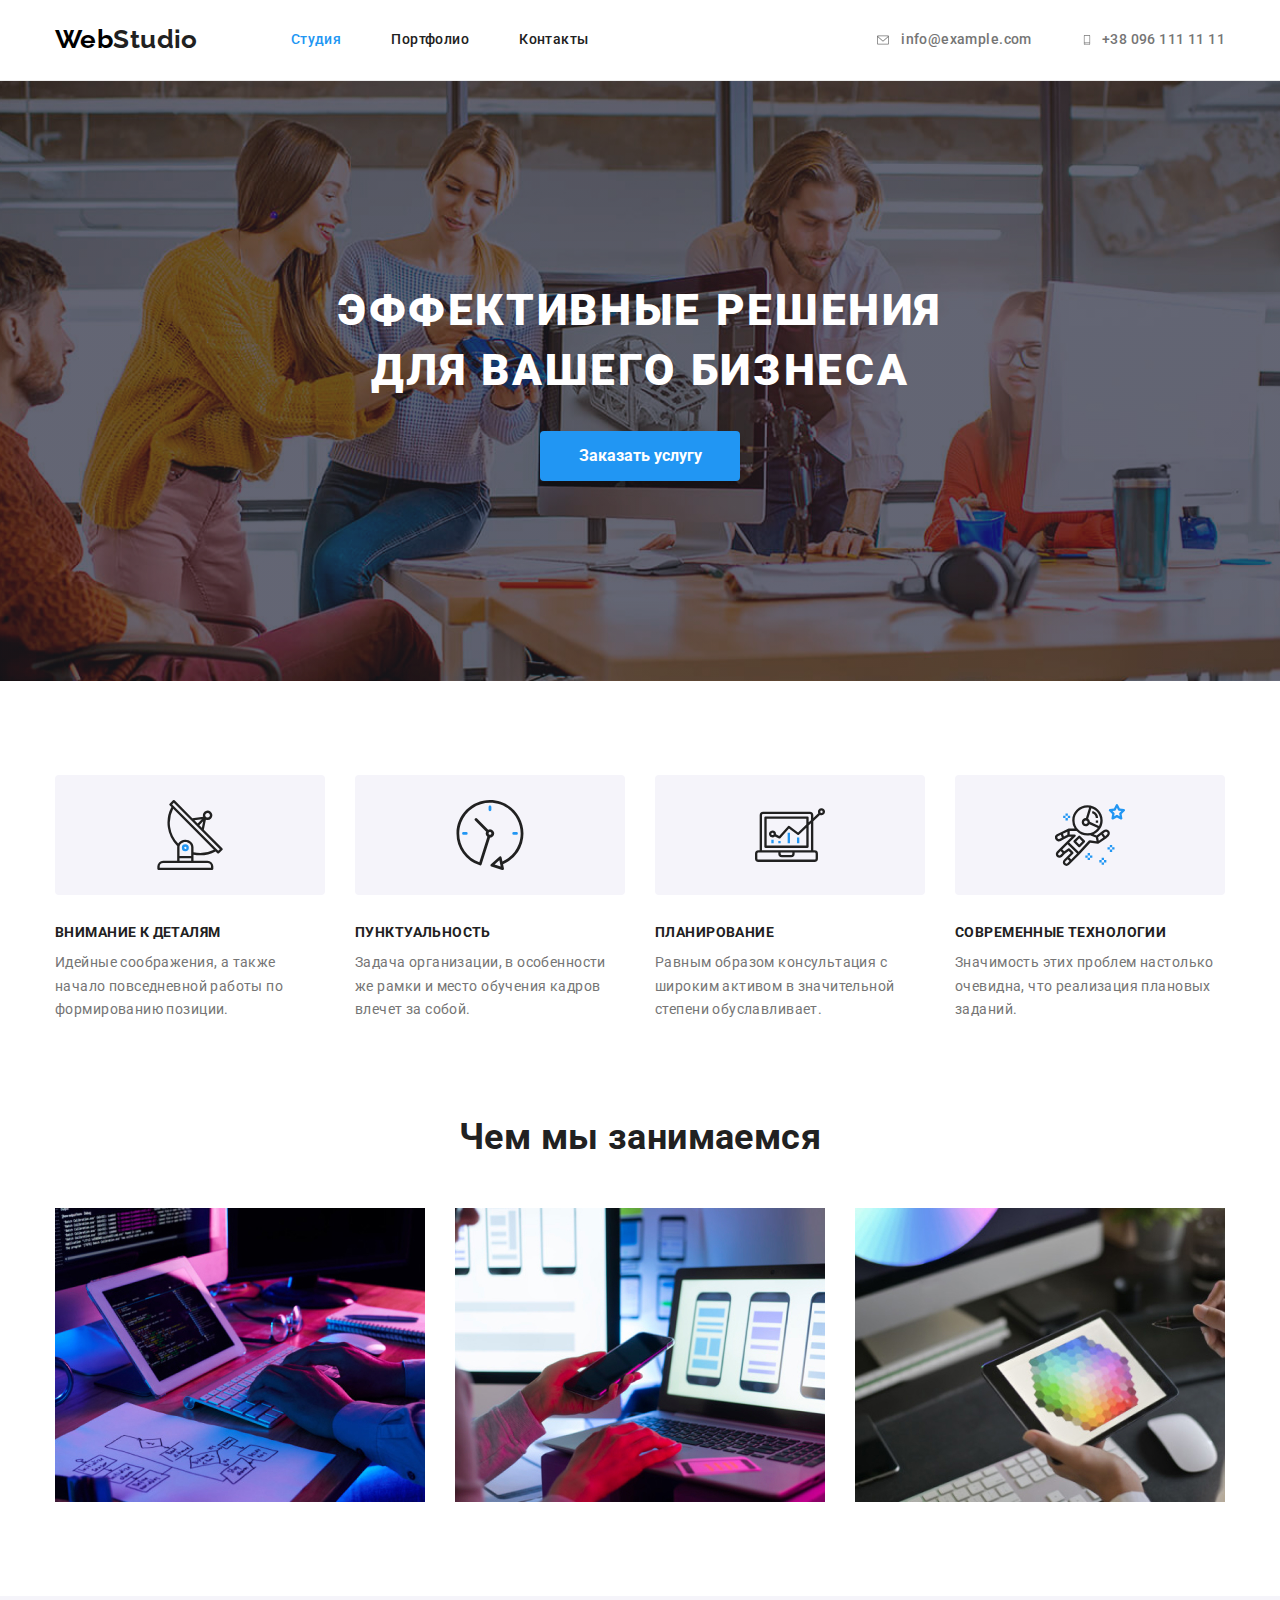
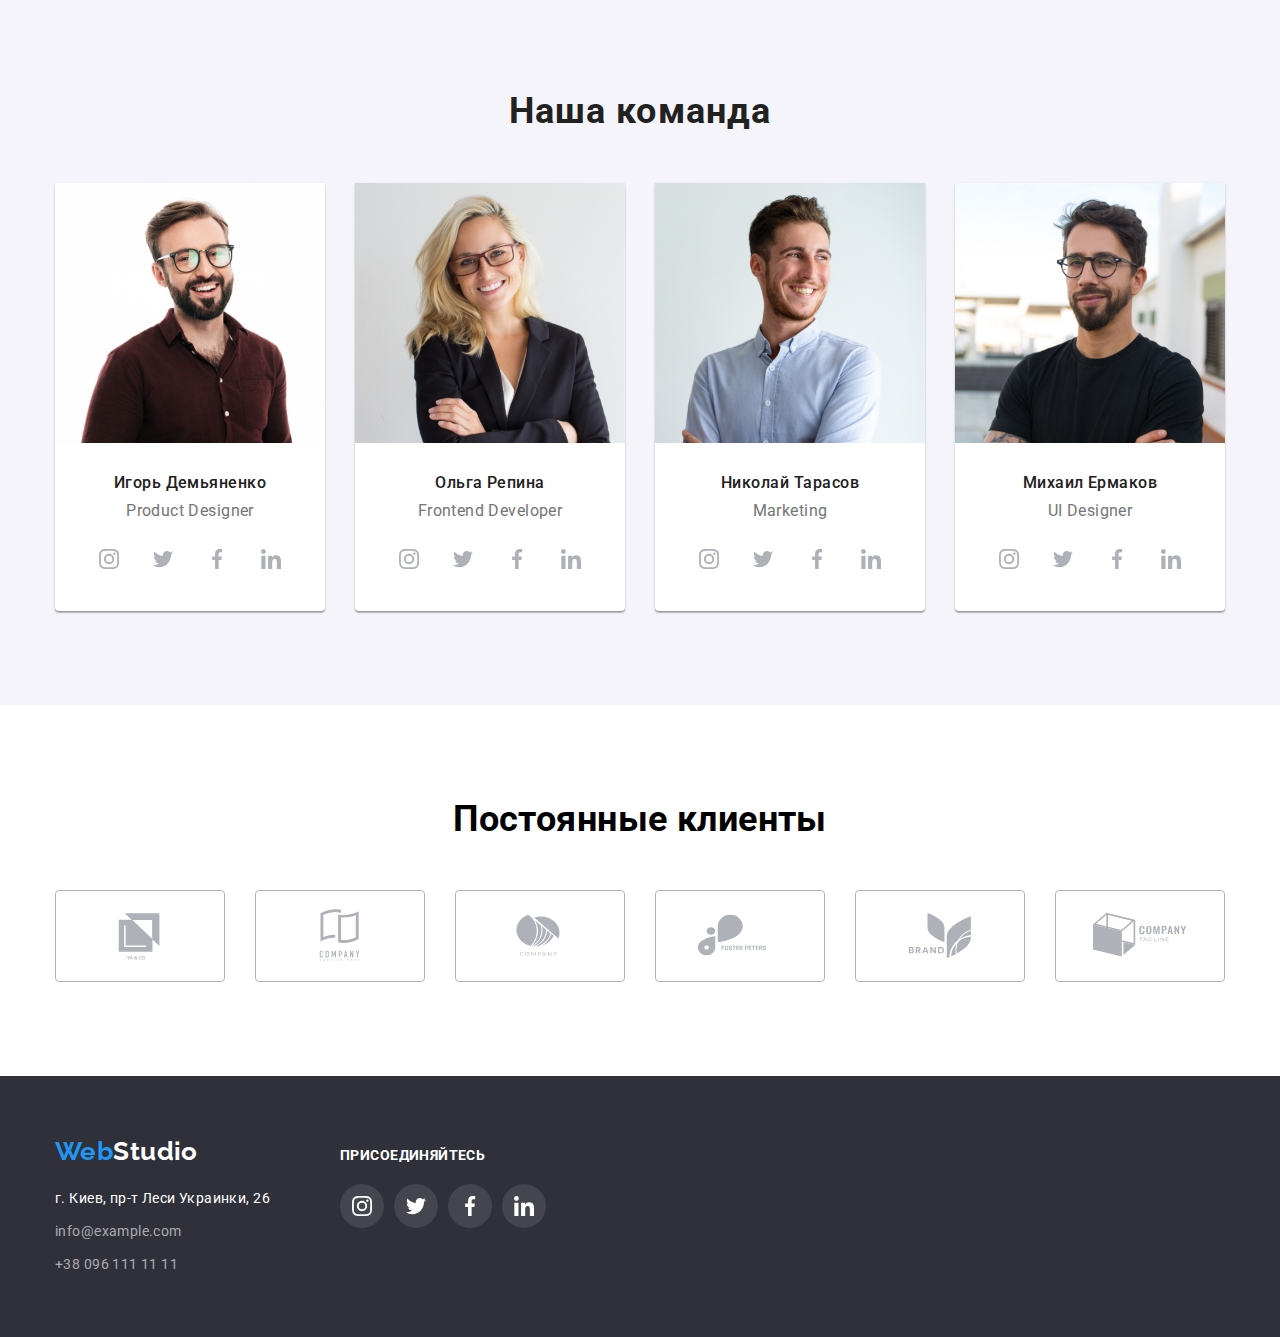
<file: index.html>
<!DOCTYPE html>
<html lang="ru">
  <head>
    <meta charset="UTF-8" />
    <meta http-equiv="X-UA-Compatible" content="IE=edge" />
    <meta name="viewport" content="width=device-width, initial-scale=1.0" />
    <!-- Favicon start -->
    <link rel="apple-touch-icon" sizes="57x57" href="./images/webstudio.png" />
    <link rel="apple-touch-icon" sizes="60x60" href="./images/webstudio.png" />
    <link rel="apple-touch-icon" sizes="72x72" href="./images/webstudio.png" />
    <link rel="apple-touch-icon" sizes="76x76" href="./images/webstudio.png" />
    <link rel="apple-touch-icon" sizes="114x114" href="./images/webstudio.png" />
    <link rel="apple-touch-icon" sizes="120x120" href="./images/webstudio.png" />
    <link rel="apple-touch-icon" sizes="144x144" href="./images/webstudio.png" />
    <link rel="apple-touch-icon" sizes="152x152" href="./images/webstudio.png" />
    <link rel="apple-touch-icon" sizes="180x180" href="./images/webstudio.png" />
    <link rel="icon" type="image/png" sizes="192x192" href="./images/webstudio.png" />
    <link rel="icon" type="image/png" sizes="32x32" href="./images/webstudio.png" />
    <link rel="icon" type="image/png" sizes="96x96" href="./images/webstudio.png" />
    <link rel="icon" type="image/png" sizes="16x16" href="./images/webstudio.png" />
    <link rel="manifest" href="/manifest.json" />
    <meta name="msapplication-TileColor" content="#ffffff" />
    <meta name="msapplication-TileImage" content="/ms-icon-144x144.png" />
    <meta name="theme-color" content="#ffffff" />
    <!-- Favicon end -->

    <link rel="preconnect" href="https://fonts.googleapis.com" />
    <link rel="preconnect" href="https://fonts.gstatic.com" crossorigin />

    <link
      rel="stylesheet"
      href="https://fonts.googleapis.com/css2?family=Raleway:wght@700&family=Roboto:wght@400;500;700;900&display=swap"
    />

    <link
      rel="stylesheet"
      href="https://cdnjs.cloudflare.com/ajax/libs/modern-normalize/1.1.0/modern-normalize.min.css"
      crossorigin="anonymous"
      referrerpolicy="no-referrer"
    />

    <link rel="stylesheet" href="./css/styles.css" />

    <title>WebStudio</title>
  </head>

  <body>
    <!-- Шапка сайта -->
    <header class="header">
      <div class="container main-container">
        <nav class="header-nav">
          <a href="./index.html" class="logo-link"> Web<span class="logo-accent">Studio</span> </a>
          <ul class="nav-list">
            <li class="nav-item-studio">
              <a href="./index.html" class="nav-link-studio"> Студия </a>
            </li>
            <li class="nav-item-portfolio">
              <a href="./portfolio.html" class="nav-link"> Портфолио </a>
            </li>
            <li class="nav-item-contacts">
              <a href="./index.html" class="nav-link"> Контакты </a>
            </li>
          </ul>
        </nav>

        <ul class="contacts-list">
          <li class="contacts-item-mail">
            <div class="icon-mail">
              <a href="mailto:info@example.com" class="contacts-link-mail">
                <svg width="16" height="12" class="svg-icon-mail">
                  <use href="./images/icons.svg#icon-mail"></use>
                </svg>
                info@example.com
              </a>
            </div>
          </li>
          <li class="contacts-item-tel">
            <div class="icon-tel">
              <a href="tel:+380961111111" class="contacts-link-tel">
                <svg width="10" height="16" class="svg-smartphone">
                  <use href="./images/icons.svg#icon-smartphone"></use>
                </svg>
                +38 096 111 11 11
              </a>
            </div>
          </li>
        </ul>
      </div>
    </header>

    <main>
      <!--Hero-->
      <section class="hero">
        <div class="container">
          <h1 class="title">Эффективные решения для вашего бизнеса</h1>
          <button type="button" class="hero-button">Заказать услугу</button>
        </div>
      </section>

      <!--Особенности-->
      <section class="benefits">
        <div class="container">
          <h2 class="visually-hidden">Особенности</h2>
          <ul class="benefits-list">
            <li class="benefits-item">
              <div class="icon-antenna">
                <svg width="70" height="70">
                  <use href="./images/icons.svg#icon-antenna"></use>
                </svg>
              </div>
              <h3 class="benefits-subtitle">Внимание к деталям</h3>
              <p class="benefits-text">
                Идейные соображения, а также начало повседневной работы по формированию позиции.
              </p>
            </li>
            <li class="benefits-item">
              <div class="icon-clock">
                <svg width="70" height="70">
                  <use href="./images/icons.svg#icon-clock"></use>
                </svg>
              </div>
              <h3 class="benefits-subtitle">Пунктуальность</h3>
              <p class="benefits-text">
                Задача организации, в особенности же рамки и место обучения кадров влечет за собой.
              </p>
            </li>
            <li class="benefits-item">
              <div class="icon-diagram">
                <svg width="70" height="70">
                  <use href="./images/icons.svg#icon-diagram"></use>
                </svg>
              </div>
              <h3 class="benefits-subtitle">Планирование</h3>
              <p class="benefits-text">
                Равным образом консультация с широким активом в значительной степени обуславливает.
              </p>
            </li>

            <li class="benefits-item">
              <div class="icon-astronaut">
                <svg width="70" height="70">
                  <use href="./images/icons.svg#icon-astronaut"></use>
                </svg>
              </div>
              <h3 class="benefits-subtitle">Современные технологии</h3>
              <p class="benefits-text">
                Значимость этих проблем настолько очевидна, что реализация плановых заданий.
              </p>
            </li>
          </ul>
        </div>
      </section>

      <!--Чем мы занимаемся-->
      <section class="activity">
        <div class="container">
          <h2 class="title-activity">Чем мы занимаемся</h2>
          <ul class="activity-list">
            <li class="activity-item">
              <img
                class="services-img"
                src="./images/img1.jpg"
                alt="Работает на ноутбуке"
                width="370"
              />
            </li>
            <li class="activity-item">
              <img
                class="services-img"
                src="./images/img2.jpg"
                alt="Синхронизация смартфона с ноутом"
                width="370"
              />
            </li>
            <li class="activity-item">
              <img
                class="services-img"
                src="./images/img3.jpg"
                alt="Синхронизация планшета с ноутом"
                width="370"
              />
            </li>
          </ul>
        </div>
      </section>

      <!--Наша команда-->
      <section class="team">
        <div class="container-team">
          <h2 class="title-team">Наша команда</h2>
          <ul class="team-list">
            <li class="team-item-disigner">
              <img src="./images/img team 1.jpg" alt="Игорь Демьяненко" width="270" />
              <div class="team-persona">
                <h3 class="subtitle-team">Игорь Демьяненко</h3>
                <p class="text-team">Product Designer</p>
                <ul class="social-network-items">
                  <li class="list">
                    <a href="https://www.instagram.com/" class="link-instagram">
                      <svg width="20" height="20" class="svg-instagram">
                        <use href="./images/icons.svg#icon-instagram"></use>
                      </svg>
                    </a>
                  </li>
                  <li class="list">
                    <a href="https://twitter.com/" class="link-twitter">
                      <svg width="20" height="20" class="svg-twitter">
                        <use href="./images/icons.svg#icon-twitter"></use>
                      </svg>
                    </a>
                  </li>
                  <li class="list">
                    <a href="https://uk-ua.facebook.com/" class="link-facebook">
                      <svg width="20" height="20" class="svg-facebook">
                        <use href="./images/icons.svg#icon-facebook"></use>
                      </svg>
                    </a>
                  </li>
                  <li class="list">
                    <a href="https://ru.linkedin.com/" class="link-linkedin">
                      <svg width="20" height="20" class="svg-linkedin">
                        <use href="./images/icons.svg#icon-linkedin"></use>
                      </svg>
                    </a>
                  </li>
                </ul>
              </div>
            </li>
            <li class="team-item-developer">
              <img src="./images/img team 2.jpg" alt="Ольга Репина" width="270" />
              <div class="team-persona">
                <h3 class="subtitle-team">Ольга Репина</h3>
                <p class="text-team">Frontend Developer</p>
                <ul class="social-network-items">
                  <li class="list">
                    <a href="https://www.instagram.com/" class="link-instagram">
                      <svg width="20" height="20" class="svg-instagram">
                        <use href="./images/icons.svg#icon-instagram"></use>
                      </svg>
                    </a>
                  </li>
                  <li class="list">
                    <a href="https://twitter.com/" class="link-twitter">
                      <svg width="20" height="20" class="svg-twitter">
                        <use href="./images/icons.svg#icon-twitter"></use>
                      </svg>
                    </a>
                  </li>
                  <li class="list">
                    <a href="https://uk-ua.facebook.com/" class="link-facebook">
                      <svg width="20" height="20" class="svg-facebook">
                        <use href="./images/icons.svg#icon-facebook"></use>
                      </svg>
                    </a>
                  </li>
                  <li class="list">
                    <a href="https://ru.linkedin.com/" class="link-linkedin">
                      <svg width="20" height="20" class="svg-linkedin">
                        <use href="./images/icons.svg#icon-linkedin"></use>
                      </svg>
                    </a>
                  </li>
                </ul>
              </div>
            </li>
            <li class="team-item-marketing">
              <img src="./images/img team 3.jpg" alt="Николай Тарасов" width="270" />
              <div class="team-persona">
                <h3 class="subtitle-team">Николай Тарасов</h3>
                <p class="text-team">Marketing</p>
                <ul class="social-network-items">
                  <li class="list">
                    <a href="https://www.instagram.com/" class="link-instagram">
                      <svg width="20" height="20" class="svg-instagram">
                        <use href="./images/icons.svg#icon-instagram"></use>
                      </svg>
                    </a>
                  </li>
                  <li class="list">
                    <a href="https://twitter.com/" class="link-twitter">
                      <svg width="20" height="20" class="svg-twitter">
                        <use href="./images/icons.svg#icon-twitter"></use>
                      </svg>
                    </a>
                  </li>
                  <li class="list">
                    <a href="https://uk-ua.facebook.com/" class="link-facebook">
                      <svg width="20" height="20" class="svg-facebook">
                        <use href="./images/icons.svg#icon-facebook"></use>
                      </svg>
                    </a>
                  </li>
                  <li class="list">
                    <a href="https://ru.linkedin.com/" class="link-linkedin">
                      <svg width="20" height="20" class="svg-linkedin">
                        <use href="./images/icons.svg#icon-linkedin"></use>
                      </svg>
                    </a>
                  </li>
                </ul>
              </div>
            </li>
            <li class="team-item-ui">
              <img src="./images/img team 4.jpg" alt="Михаил Ермаков" width="270" />
              <div class="team-persona">
                <h3 class="subtitle-team">Михаил Ермаков</h3>
                <p class="text-team">UI Designer</p>
                <ul class="social-network-items">
                  <li class="list">
                    <a href="https://www.instagram.com/" class="link-instagram">
                      <svg width="20" height="20" class="svg-instagram">
                        <use href="./images/icons.svg#icon-instagram"></use>
                      </svg>
                    </a>
                  </li>
                  <li class="list">
                    <a href="https://twitter.com/" class="link-twitter">
                      <svg width="20" height="20" class="svg-twitter">
                        <use href="./images/icons.svg#icon-twitter"></use>
                      </svg>
                    </a>
                  </li>
                  <li class="list">
                    <a href="https://uk-ua.facebook.com/" class="link-facebook">
                      <svg width="20" height="20" class="svg-facebook">
                        <use href="./images/icons.svg#icon-facebook"></use>
                      </svg>
                    </a>
                  </li>
                  <li class="list">
                    <a href="https://ru.linkedin.com/" class="link-linkedin">
                      <svg width="20" height="20" class="svg-linkedin">
                        <use href="./images/icons.svg#icon-linkedin"></use>
                      </svg>
                    </a>
                  </li>
                </ul>
              </div>
            </li>
          </ul>
        </div>
      </section>

      <section class="clients">
        <div class="container">
          <h2 class="clients-tittle">Постоянные клиенты</h2>
          <ul class="feature-list">
            <li class="feature-list-clients">
              <a href="" class="link-clients">
                <svg width="106" height="60" class="svg-client1">
                  <use href="./images/sprite.svg#icon-client1"></use>
                </svg>
              </a>
            </li>
            <li class="feature-list-clients">
              <a href="" class="link-clients">
                <svg width="106" height="60" class="svg-client2">
                  <use href="./images/sprite.svg#icon-client2"></use>
                </svg>
              </a>
            </li>
            <li class="feature-list-clients">
              <a href="" class="link-clients">
                <svg width="106" height="60" class="svg-client3">
                  <use href="./images/sprite.svg#icon-client3"></use>
                </svg>
              </a>
            </li>
            <li class="feature-list-clients">
              <a href="" class="link-clients">
                <svg width="106" height="60" class="svg-client4">
                  <use href="./images/sprite.svg#icon-client4"></use>
                </svg>
              </a>
            </li>
            <li class="feature-list-clients">
              <a href="" class="link-clients">
                <svg width="106" height="60" class="svg-client5">
                  <use href="./images/sprite.svg#icon-client5"></use>
                </svg>
              </a>
            </li>
            <li class="feature-list-clients">
              <a href="" class="link-clients">
                <svg width="106" height="60" class="svg-client6">
                  <use href="./images/sprite.svg#icon-client6"></use>
                </svg>
              </a>
            </li>
          </ul>
        </div>
      </section>
    </main>

    <!--Footer-->
    <footer class="footer">
      <div class="container container-footer">
        <div class="footer-container">
          <div class="logo-footer">
            <a href="./index.html" class="logo-link-footer">
              Web<span class="logo-accent-footer">Studio</span>
            </a>
            <address>
              <ul class="footer-contact-list">
                <li class="footer-contact-item">
                  <a
                    href="https://bit.ly/3pXMvUd"
                    class="contacts-adress"
                    target="_blank"
                    rel="noopener noreferrer"
                    >г. Киев, пр-т Леси Украинки, 26</a
                  >
                </li>
                <li class="link-mail-footer">
                  <a href="mailto:info@devstudio.com" class="contacts-link-mail-footer"
                    >info@example.com
                  </a>
                </li>
                <li class="link-tel-footer">
                  <a href="tel:+380961111111" class="contacts-link-tel-footer">+38 096 111 11 11</a>
                </li>
              </ul>
            </address>
          </div>
        </div>

        <div class="container-social">
          <h2 class="social-tittle">Присоединяйтесь</h2>
          <ul class="footer-socials-items">
            <li class="list">
              <a href="https://www.instagram.com/" class="link-instagram">
                <svg width="20" height="20" class="svg-inst">
                  <use href="./images/icons.svg#icon-instagram2"></use>
                </svg>
              </a>
            </li>
            <li class="list">
              <a href="https://twitter.com/" class="link-twitter">
                <svg width="20" height="20" class="svg-twitter">
                  <use href="./images/icons.svg#icon-twitter2"></use>
                </svg>
              </a>
            </li>
            <li class="list">
              <a href="https://uk-ua.facebook.com/" class="link-facebook">
                <svg width="20" height="20" class="svg-facebook">
                  <use href="./images/icons.svg#icon-facebook2"></use>
                </svg>
              </a>
            </li>
            <li class="list">
              <a href="https://ru.linkedin.com/" class="link-linkedin">
                <svg width="20" height="20" class="svg-linkedin">
                  <use href="./images/icons.svg#icon-linkedin2"></use>
                </svg>
              </a>
            </li>
          </ul>
        </div>
      </div>
    </footer>
  </body>
</html>
</file>
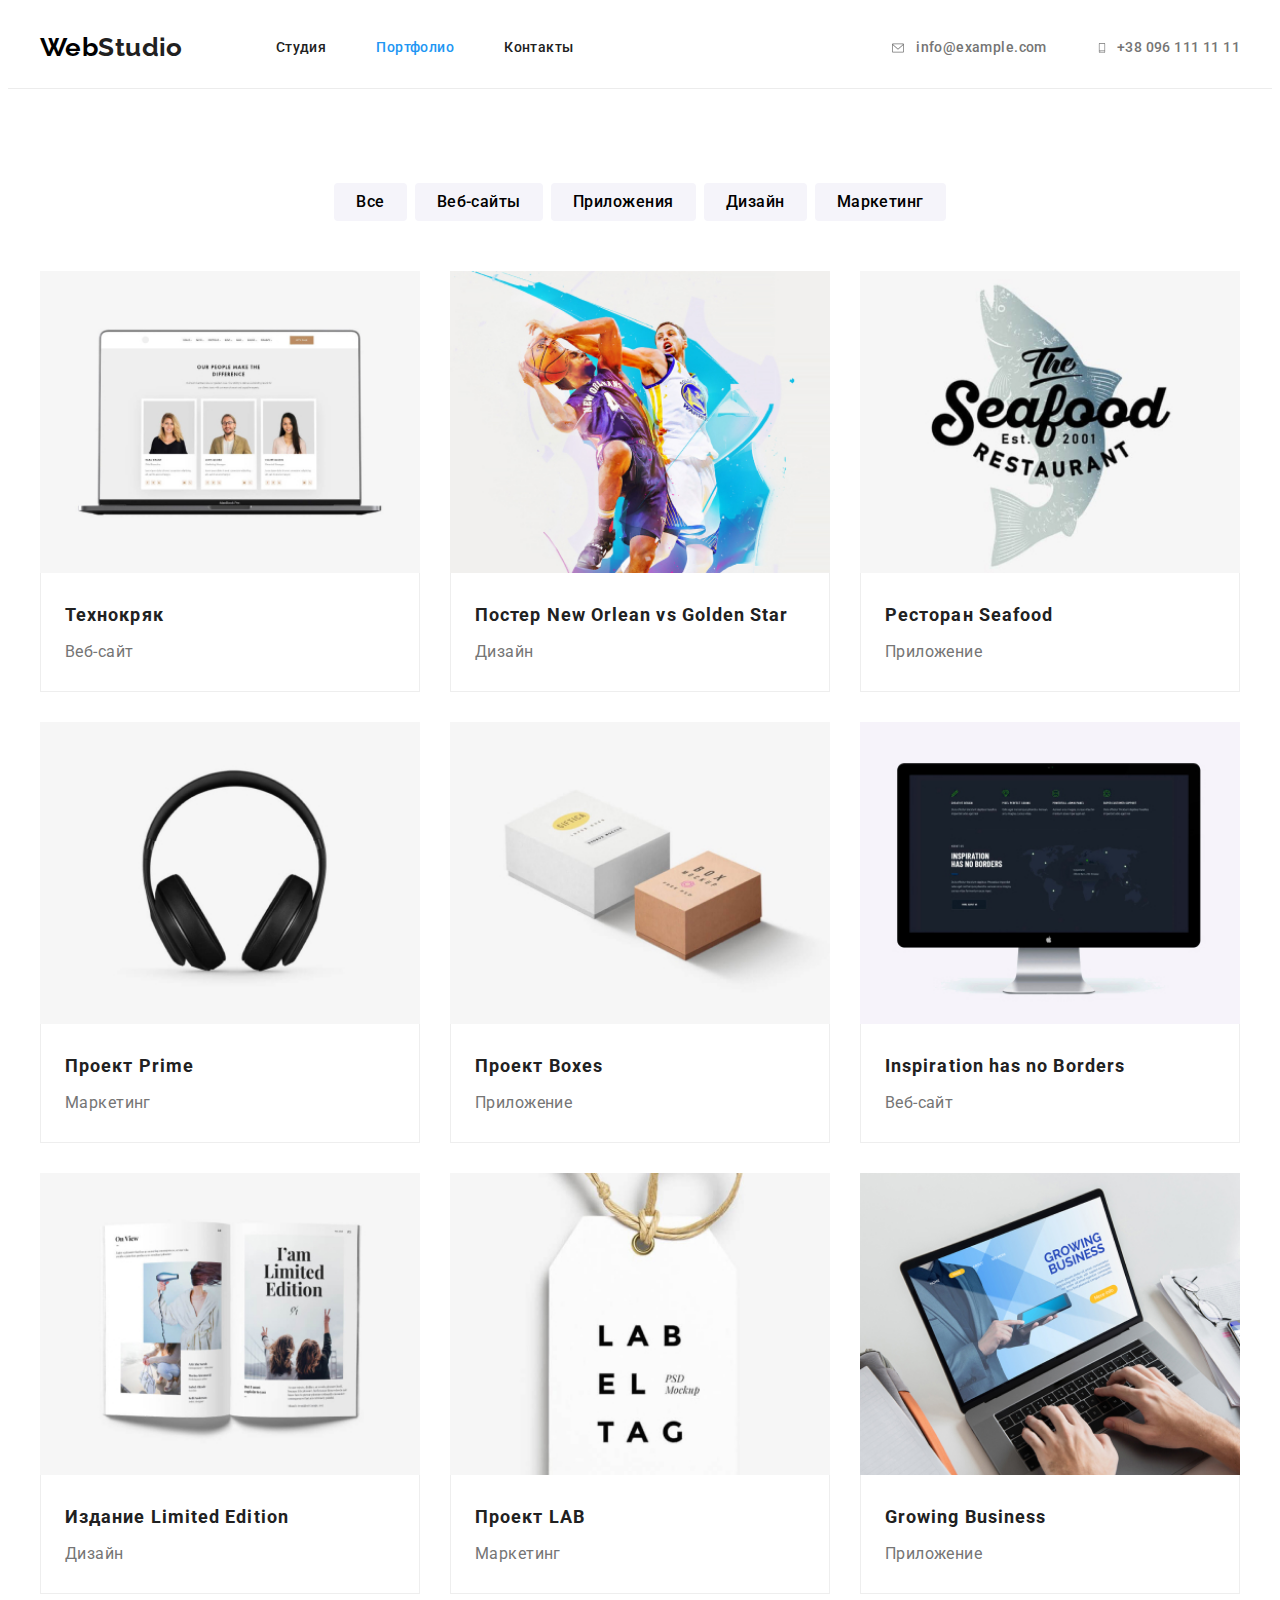
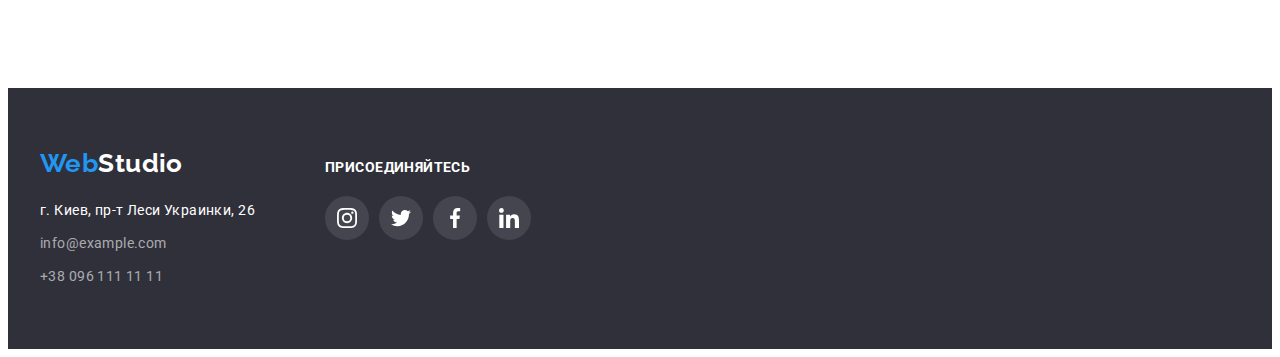
<file: portfolio.html>
<!DOCTYPE html>
<html lang="ru">
  <head>
    <meta charset="UTF-8" />
    <meta http-equiv="X-UA-Compatible" content="IE=edge" />
    <meta name="viewport" content="width=device-width, initial-scale=1.0" />

    <!-- Favicon start -->
    <link rel="apple-touch-icon" sizes="57x57" href="./images/webstudio.png" />
    <link rel="apple-touch-icon" sizes="60x60" href="./images/webstudio.png" />
    <link rel="apple-touch-icon" sizes="72x72" href="./images/webstudio.png" />
    <link rel="apple-touch-icon" sizes="76x76" href="./images/webstudio.png" />
    <link rel="apple-touch-icon" sizes="114x114" href="./images/webstudio.png" />
    <link rel="apple-touch-icon" sizes="120x120" href="./images/webstudio.png" />
    <link rel="apple-touch-icon" sizes="144x144" href="./images/webstudio.png" />
    <link rel="apple-touch-icon" sizes="152x152" href="./images/webstudio.png" />
    <link rel="apple-touch-icon" sizes="180x180" href="./images/webstudio.png" />
    <link rel="icon" type="image/png" sizes="192x192" href="./images/webstudio.png" />
    <link rel="icon" type="image/png" sizes="32x32" href="./images/webstudio.png" />
    <link rel="icon" type="image/png" sizes="96x96" href="./images/webstudio.png" />
    <link rel="icon" type="image/png" sizes="16x16" href="./images/webstudio.png" />
    <link rel="manifest" href="/manifest.json" />
    <meta name="msapplication-TileColor" content="#ffffff" />
    <meta name="msapplication-TileImage" content="/ms-icon-144x144.png" />
    <meta name="theme-color" content="#ffffff" />
    <!-- Favicon end -->

    <link rel="preconnect" href="https://fonts.googleapis.com" />
    <link rel="preconnect" href="https://fonts.gstatic.com" crossorigin />

    <link
      href="https://fonts.googleapis.com/css2?family=Raleway:wght@700&family=Roboto:wght@400;500;700;900&display=swap"
      rel="stylesheet"
    />
    <!-- Normalize -->
    <link
      rel="stylesheet"
      href="https://cdnjs.cloudflare.com/ajax/libs/modern-normalize/1.1.0/modern-normalize.min.css"
      integrity="sha512-wpPYUAdjBVSE4KJnH1VR1HeZfpl1ub8YT/NKx4PuQ5NmX2tKuGu6U/JRp5y+Y8XG2tV+wKQpNHVUX03MfMFn9Q=="
      crossorigin="anonymous"
      referrerpolicy="no-referrer"
    />
    <link rel="stylesheet" href="./css/styles.css" />

    <title>WebStudio</title>
  </head>

  <body>
    <!-- Шапка сайта -->
    <header class="header">
      <div class="container main-container">
        <nav class="header-nav">
          <a href="./index.html" class="logo-link"> Web<span class="logo-accent">Studio</span> </a>
          <ul class="nav-list">
            <li class="nav-item-studio">
              <a href="./index.html" class="nav-link"> Студия </a>
            </li>
            <li class="nav-item-portfolio">
              <a href="./portfolio.html" class="nav-link-portfolio"> Портфолио </a>
            </li>
            <li class="nav-item-contacts">
              <a href="./index.html" class="nav-link"> Контакты </a>
            </li>
          </ul>
        </nav>

        <ul class="contacts-list">
          <li class="contacts-item-mail">
            <div class="icon-mail">
              <a href="mailto:info@example.com" class="contacts-link-mail">
                <svg width="16" height="12" class="svg-icon-mail">
                  <use href="./images/icons.svg#icon-mail"></use>
                </svg>
                info@example.com
              </a>
            </div>
          </li>
          <li class="contacts-item-tel">
            <div class="icon-tel">
              <a href="tel:+380961111111" class="contacts-link-tel">
                <svg width="10" height="16" class="svg-smartphone">
                  <use href="./images/icons.svg#icon-smartphone"></use>
                </svg>
                +38 096 111 11 11
              </a>
            </div>
          </li>
        </ul>
      </div>
    </header>

    <main class="main">
      <!--Filters-->
      <section clas="portfolio-section">
        <div class="container">
          <h1 class="visually-hidden"></h1>
          <ul class="menu-nav-list">
            <li><button type="button" class="button-filters-all">Все</button></li>
            <li><button type="button" class="button-filters-sites">Веб-сайты</button></li>
            <li><button type="button" class="button-filters-programs">Приложения</button></li>
            <li><button type="button" class="button-filters-design">Дизайн</button></li>
            <li><button type="button" class="button-filters-marketing">Маркетинг</button></li>
          </ul>

          <!--Портфолио-->
          <h2 class="visually-hidden">Портфолио</h2>
          <ul class="portfolio-list">
            <li class="portfolio-item">
              <a href="" class="link-portfolio-item">
                <img
                  class="portfolio-poster"
                  src="./images/project1.jpg"
                  alt="Технокряк"
                  width="370"
                />
                <div class="container-portfolio-poster">
                  <h3 class="portfolio-subtitle">Технокряк</h3>
                  <p class="portfolio-text">Веб-сайт</p>
                </div>
              </a>
            </li>
            <li class="portfolio-item">
              <a href="" class="link-portfolio-item">
                <img
                  class="portfolio-poster"
                  src="./images/project2.jpg"
                  alt="Постер New Orlean vs
              Golden Star"
                  width="370"
                />
                <div class="container-portfolio-poster">
                  <h3 class="portfolio-subtitle">Постер New Orlean vs Golden Star</h3>
                  <p class="portfolio-text">Дизайн</p>
                </div>
              </a>
            </li>
            <li class="portfolio-item">
              <a href="" class="link-portfolio-item">
                <img
                  class="portfolio-poster"
                  src="./images/project3.jpg"
                  alt="Ресторан Seafood"
                  width="370"
                />
                <div class="container-portfolio-poster">
                  <h3 class="portfolio-subtitle">Ресторан Seafood</h3>
                  <p class="portfolio-text">Приложение</p>
                </div>
              </a>
            </li>
            <li class="portfolio-item">
              <a href="" class="link-portfolio-item">
                <img
                  class="portfolio-poster"
                  src="./images/project4.jpg"
                  alt="Проект Prime"
                  width="370"
                />
                <div class="container-portfolio-poster">
                  <h3 class="portfolio-subtitle">Проект Prime</h3>
                  <p class="portfolio-text">Маркетинг</p>
                </div>
              </a>
            </li>
            <li class="portfolio-item">
              <a href="" class="link-portfolio-item">
                <img
                  class="portfolio-poster"
                  src="./images/project5.jpg"
                  alt="Проект Boxes"
                  width="370"
                />
                <div class="container-portfolio-poster">
                  <h3 class="portfolio-subtitle">Проект Boxes</h3>
                  <p class="portfolio-text">Приложение</p>
                </div>
              </a>
            </li>
            <li class="portfolio-item">
              <a href="" class="link-portfolio-item">
                <img
                  class="portfolio-poster"
                  src="./images/project6.jpg"
                  alt="Inspiration has no Borders"
                  width="370"
                />
                <div class="container-portfolio-poster">
                  <h3 class="portfolio-subtitle">Inspiration has no Borders</h3>
                  <p class="portfolio-text">Веб-сайт</p>
                </div>
              </a>
            </li>
            <li class="portfolio-item">
              <a href="" class="link-portfolio-item">
                <img
                  class="portfolio-poster"
                  src="./images/project7.jpg"
                  alt="Издание Limited
              Edition"
                  width="370"
                />
                <div class="container-portfolio-poster">
                  <h3 class="portfolio-subtitle">Издание Limited Edition</h3>
                  <p class="portfolio-text">Дизайн</p>
                </div>
              </a>
            </li>
            <li class="portfolio-item">
              <a href="" class="link-portfolio-item">
                <img
                  class="portfolio-poster"
                  src="./images/project8.jpg"
                  alt="Проект LAB"
                  width="370"
                />
                <div class="container-portfolio-poster">
                  <h3 class="portfolio-subtitle">Проект LAB</h3>
                  <p class="portfolio-text">Маркетинг</p>
                </div>
              </a>
            </li>
            <li class="portfolio-item">
              <a href="" class="link-portfolio-item">
                <img
                  class="portfolio-poster"
                  src="./images/project9.jpg"
                  alt="Growing Business"
                  width="370"
                />
                <div class="container-portfolio-poster">
                  <h3 class="portfolio-subtitle">Growing Business</h3>
                  <p class="portfolio-text">Приложение</p>
                </div>
              </a>
            </li>
          </ul>
        </div>
      </section>
    </main>
    <!--Footer-->
    <footer class="footer">
      <div class="container container-footer">
        <div class="footer-container">
          <div class="logo-footer">
            <a href="./index.html" class="logo-link-footer">
              Web<span class="logo-accent-footer">Studio</span>
            </a>
            <address>
              <ul class="footer-contact-list">
                <li class="footer-contact-item">
                  <a
                    href="https://bit.ly/3pXMvUd"
                    class="contacts-adress"
                    target="_blank"
                    rel="noopener noreferrer"
                    >г. Киев, пр-т Леси Украинки, 26</a
                  >
                </li>
                <li class="link-mail-footer">
                  <a href="mailto:info@devstudio.com" class="contacts-link-mail-footer"
                    >info@example.com
                  </a>
                </li>
                <li class="link-tel-footer">
                  <a href="tel:+380961111111" class="contacts-link-tel-footer">+38 096 111 11 11</a>
                </li>
              </ul>
            </address>
          </div>
        </div>

        <div class="container-social">
          <h2 class="social-tittle">Присоединяйтесь</h2>
          <ul class="footer-socials-items">
            <li class="list">
              <a href="https://www.instagram.com/" class="link-instagram">
                <svg width="20" height="20" class="svg-inst">
                  <use href="./images/icons.svg#icon-instagram2"></use>
                </svg>
              </a>
            </li>
            <li class="list">
              <a href="https://twitter.com/" class="link-twitter">
                <svg width="20" height="20" class="svg-twitter">
                  <use href="./images/icons.svg#icon-twitter2"></use>
                </svg>
              </a>
            </li>
            <li class="list">
              <a href="https://uk-ua.facebook.com/" class="link-facebook">
                <svg width="20" height="20" class="svg-facebook">
                  <use href="./images/icons.svg#icon-facebook2"></use>
                </svg>
              </a>
            </li>
            <li class="list">
              <a href="https://ru.linkedin.com/" class="link-linkedin">
                <svg width="20" height="20" class="svg-linkedin">
                  <use href="./images/icons.svg#icon-linkedin2"></use>
                </svg>
              </a>
            </li>
          </ul>
        </div>
      </div>
    </footer>
  </body>
</html>
</file>
<file: css/styles.css>
:root {
    /*Text colors*/
    --main-txt-clr: #757575;
    --title-txt-clr: #212121;
    --accent-color: #2196F3;
    --secondary-txt-clr: #2196F3;
    --bcg-color: #2F303A;
    --primary-letter-spacing: 0.03em;
    --secondary-letter-spacing: 0.02em;
    --hero-letter-spacing: 0.06em;
}

body {
    font-family: Roboto, sans-serif;
    color: var(--primary-text-color);
    background-color: #fff;
    font-size: 14px;
    letter-spacing: var(--primary-letter-spacing);
}

img {
    display: block;
}

section {
    padding-top: 94px;
    padding-bottom: 94px;
}

.portfolio-section {
    list-style: none;
}

.visually-hidden {
    position: absolute;
    width: 1px;
    height: 1px;
    margin: -1px;
    border: 0;
    padding: 0;

    white-space: nowrap;
    clip-path: inset(100%);
    clip: rect(0 0 0 0);
    overflow: hidden;
}

.main-container {
    display: flex;
    align-items: center;
}


.logo-link {
    font-family: 'Raleway';
    font-style: normal;
    font-weight: 700;
    font-size: 26px;
    line-height: 1.2;
    color: var(--accent-color);

}

.logo-accent {
    color: var(--title-txt-clr);
}

.container>.logo {
    display: inline-block;
    margin-bottom: 20px;
}

.container {
    margin-left: auto;
    margin-right: auto;
    width: 1200px;
    padding-right: 15px;
    padding-left: 15px;
}

.header {
    border-bottom: 1px solid #ECECEC;
}

:list {
    margin: 0;
}

h,
p {
    margin: 0;
    padding-left: 0;
}

ul {
    padding: 0;
}

ul {
    list-style: none;
}


:link {
    text-decoration: none;
    color: currentColor;
}

:link:hover {
    color: white;
}

.nav-list {
    list-style: none;
    margin: 0;
    padding: 0;

}



.nav-link {
    font-weight: 500;
    font-size: 14px;
    line-height: 1.14;
    color: var(--title-txt-clr);

}

.nav-link:hover {
    font-weight: 500;
    font-size: 14px;
    line-height: 1.14;
    color: var(--accent-color);
}

.nav-link:focus {
    font-weight: 500;
    font-size: 14px;
    line-height: 1.14;
    color: var(--accent-color);
}

.nav-link.current {
    font-weight: 500;
    font-size: 14px;
    line-height: 1.14;
    color: var(--accent-color);
}

.nav-link :active {
    font-weight: 500;
    font-size: 14px;
    line-height: 1.14;
    color: var(--accent-color);

}

.nav-link-studio {
    font-weight: 500;
    font-size: 14px;
    line-height: 1.14;
    color: var(--accent-color)
}

.nav-link-portfolio {
    font-weight: 500;
    font-size: 14px;
    line-height: 1.14;
    color: var(--accent-color)
}

.icon-mail {
    fill: #757575;
}

.icon-mail:hover {
    fill: #2196f3;
}

.svg-icon-mail {
    margin-right: 10px;
}

.icon-tel {
    fill: #757575;
}

.icon-tel:hover {
    fill: #2196f3;
}

.svg-smartphone {
    margin-right: 10px;
}

.icon-antenna,
.icon-clock,
.icon-diagram,
.icon-astronaut {
    display: flex;
    width: 270px;
    height: 120px;
    background: #f5f4fa;
    border-radius: 4px;
    justify-content: center;
    align-items: center;
    margin-bottom: 30px;
}

.social-network-items {
    display: flex;
    justify-content: center;
    margin-top: 16px;
}

.social-network-items li+li {
    margin-left: 10px;

}



.link-instagram,
.link-twitter,
.link-facebook,
.link-linkedin {

    display: flex;
    justify-content: center;
    align-items: center;
    width: 44px;
    height: 44px;
    border-radius: 50%;
}

.link-instagram:hover,
.link-twitter:hover,
.link-facebook:hover,
.link-linkedin:hover,
.link-instagram:focus,
.link-twitter:focus,
.link-facebook:focus,
.link-linkedin:focus {
    background-color: #2196f3;
}

.svg-instagram,
.svg-twitter,
.svg-facebook,
.svg-linkedin {
    fill: #afb1b8;
}

.link-instagram:hover .svg-instagram,
.link-twitter:hover .svg-twitter,
.link-facebook:hover .svg-facebook,
.link-linkedin:hover .svg-linkedin,
.link-instagram:focus .svg-instagram,
.link-twitter:focus .svg-twitter,
.link-facebook:focus .svg-facebook,
.link-linkedin:focus .svg-linkedin {
    fill: #ffffff;
}




.feature-list-clients {
    width: calc((100% - 150px) / 6);
    height: 92px;

    cursor: pointer;
}

.feature-list-clients+.feature-list-clients {
    margin-left: 30px;
}

.link-clients {
    display: flex;
    justify-content: center;
    align-items: center;
    width: 170px;
    height: 92px;
    border: 1px solid #afb1b8;
    border-radius: 4px;
}

.feature-list-clients:hover .link-clients {
    border: 1px solid #2196f3;
}

.svg-client1,
.svg-client2,
.svg-client3,
.svg-client4,
.svg-client5,
.svg-client6 {
    fill: #afb1b8;
}

.link-clients:hover .svg-client1,
.link-clients:hover .svg-client2,
.link-clients:hover .svg-client3,
.link-clients:hover .svg-client4,
.link-clients:hover .svg-client5,
.link-clients:hover .svg-client6,
.link-clients:focus .svg-client1,
.link-clients:focus .svg-client2,
.link-clients:focus .svg-client3,
.link-clients:focus .svg-client4,
.link-clients:focus .svg-client5,
.link-clients:focus .svg-client6 {
    fill: #2196f3;
}


.contacts-list,
.contacts-link-mail,
.contacts-link-tel {
    display: flex;
    align-items: center;
}

h2 {
    margin-top: 0;
    margin-bottom: 0;
}

.feature-list,
.list {
    padding: 0;
    margin: 0;
    list-style: none;
}

.feature-list {
    display: flex;
}


.contacts-link-mail {
    font-weight: 500;
    font-size: 14px;
    line-height: 1.14;
    color: var(--main-txt-clr);
}

.contacts-link-mail:hover {
    color: var(--accent-color);
}


.contacts-link-tel {
    font-weight: 500;
    font-size: 14px;
    line-height: 1.14px;
    color: var(--main-txt-clr);
}

.contacts-link-tel:hover {
    color: var(--accent-color);
}

.header-nav {
    display: flex;
    align-items: center;
}

.nav-list {
    display: flex;
    margin-left: 93px;
}

.nav-item-portfolio {
    display: block;
    margin-left: 50px;
}

.nav-item-contacts {
    display: block;
    margin-left: 50px;
}

.contacts-item-tel {
    display: block;
    margin-left: 50px;
}

.nav-link-studio,
.nav-link-portfolio,
.nav-link {
    display: block;
    padding-top: 32px;
    padding-bottom: 32px;
}


.nav-link-studio,
.nav-link .contacts-link-mail {
    display: block;
    padding-top: 32px;
    padding-bottom: 32px;
    margin-left: 0;
}

.contacts-list {
    list-style: none;
    padding: 0;
    margin: 0;
}

.contacts-list {
    display: flex;
    margin-left: auto;

}

.contacts,
.hero {
    background: var(--bcg-color);
}


.title {
    margin: 0 auto 30px;

    font-family: 'Roboto';
    font-style: normal;
    font-weight: 900;
    font-size: 44px;
    line-height: 1.36;
    text-align: center;
    letter-spacing: 0.06em;
    text-transform: uppercase;
    letter-spacing: var(--hero-letter-spacing);
    color: #FFFFFF;
    max-width: 696px;
}

.hero-button {
    border: none;
    cursor: pointer;
}

.hero-button:focus,
.hero-button:hover {
    background-color: #188CE8;
}

.hero {
    padding: 200px 0px;
    margin: auto;
    text-align: center;
    background-image: linear-gradient(rgba(47, 48, 58, 0.4), rgba(47, 48, 58, 0.4)),
        url(../images/Img.jpg);

    background-repeat: no-repeat;
    background-position: 50% 50%;
    max-width: 1600px;
}

.icon-antenna,
.icon-clock,
.icon-diagram,
.icon-astronaut {
    display: flex;
    width: 270px;
    height: 120px;
    background: #f5f4fa;
    border-radius: 4px;
    justify-content: center;
    align-items: center;
    margin-bottom: 30px;
}



.team-list,
.activity-list,
.benefits-list {
    padding: 0;
    margin: 0;
    list-style: none;
}

.team-list,
.activity-list,
.benefits-list {
    display: flex;

}

.team-item {
    margin-left: 30px;

}

.team-item-disigner,
.team-item-developer,
.team-item-marketing,
.team-item-ui {
    box-shadow: 0px 1px 3px rgba(0, 0, 0, 0.12), 0px 1px 1px rgba(0, 0, 0, 0.14), 0px 2px 1px rgba(0, 0, 0, 0.2);
    border-radius: 0px 0px 4px 4px;
}


.hero-button {

    width: 200px;
    height: 50px;
    left: 700px;
    top: 430px;
    font-weight: 700;
    font-size: 16px;
    line-height: 1.88;
    color: #FFFFFF;
    background: var(--accent-color);
    box-shadow: 0px 4px 4px rgba(0, 0, 0, 0.15);
    border-radius: 4px;

}

h3 {
    margin-top: 0;
    margin-bottom: 0;
}

.benefits-list {
    padding: 0;
    margin: 0;
    list-style: none;

}

.benefits-subtitle {
    font-weight: 700;
    font-size: 14px;
    line-height: 1.14;
    color: var(--title-txt-clr);
    text-transform: uppercase;

}

.benefits-text {

    font-weight: 400;
    font-size: 14px;
    line-height: 1.7;
    color: var(--main-txt-clr);
    background: #FFFFFF;
}


.benefits-list .benefits-item {
    width: 270px;
}

.benefits-item {
    margin-left: 30px;

}


.benefits-list> :nth-child(1) {
    margin-left: 0px;
}

.benefits-list {
    display: flex;
}

.benefits-subtitle {
    margin-top: 0px;
    margin-bottom: 10px;
}


.activity-list {
    list-style: none;
}

.title-activity {
    margin-bottom: 50px;
    margin-top: 0;
    font-weight: 700;
    font-size: 36px;
    line-height: 1.17;
    text-align: center;
    color: var(--title-txt-clr);
}

.activity-list {
    display: flex;
    justify-content: center;
    margin-bottom: 0px;
    margin-top: 50px;
}




.activity .nav-item+.nav-item,
.activity-item+.activity-item,
.activity+.activity {
    margin-left: 30px;
}


.activity-item {
    width: calc((100% - 60px) /3);
}

.container-portfolio-poster {
    padding: 24px 24px;
    border-bottom: 1px solid #EEEEEE;
    border-right: 1px solid #EEEEEE;
    border-left: 1px solid #EEEEEE;
    margin-top: 0;
}


.team-persona {
    padding-top: 30px;
    padding-bottom: 30px;
    padding-left: 5px;
    padding-right: 5px;
}

.team {
    background: #F5F4FA;



}

.team-list {
    list-style: none;
}

.team-list {
    display: flex;
    justify-content: center;
    align-items: center;
    margin-top: 50px;
    margin-bottom: 0;


}


.title-team {
    margin-bottom: 0px;
    margin-top: 0;
    font-weight: 700;
    font-size: 36px;
    line-height: 1.17;
    text-align: center;
    letter-spacing: 0.03em;
    color: var(--title-txt-clr);
}



.subtitle-team {
    display: block;
}

.subtitle-team {
    margin-top: 0;
    margin-bottom: 10px;
    font-weight: 500;
    font-size: 16px;
    line-height: 1.19;
    letter-spacing: 0.03em;
    text-align: center;
    color: var(--title-txt-clr);
}


.team-item {
    font-weight: 400;
    font-size: 16px;
    line-height: 1.19;
    color: var(--main-txt-clr);
    background: #FFFFFF;
    text-align: center;
}

.team-item {
    width: calc((100% - 90px) / 4);
    background-color: #FFFFFF;
}

.team-item-disigner {
    margin-left: 0;
    background-color: #FFFFFF;
}

.team-item-developer {
    display: block;
    margin-left: 30px;
    background-color: #FFFFFF;
}

.team-item-marketing {
    display: block;
    margin-left: 30px;
    background-color: #FFFFFF;
}

.team-item-ui {
    display: block;
    margin-left: 30px;
    background-color: #FFFFFF;

}

.text-team {
    margin-top: 0;
    margin-bottom: 0;
    color: var(--main-txt-clr);

    font-size: 16px;
    line-height: 1.18;
    text-align: center;
}

.footer {
    padding-top: 60px;
    padding-bottom: 60px;
}

.footer {
    background: #2F303A;
}

.footer-contact {
    display: inline-block;
}

.benefits-text,
.footer-contact.list {
    line-height: 1.71;
}

.benefits-text {
    margin-top: 0;
    margin-bottom: 0;
}

.benefits {
    padding: top 94px;
    padding-bottom: 0;
}

h1 {
    margin: 0;
}

.logo-link-footer {
    font-family: 'Raleway';
    font-style: normal;
    font-weight: 700;
    font-size: 26px;
    line-height: 1.19;
    color: var(--accent-color);
}

.logo-accent-footer {
    font-family: 'Raleway';
    font-style: normal;
    font-weight: 700;
    font-size: 26px;
    line-height: 1.19;
    color: #FFFFFF;
}

address {
    font-style: normal;
    margin-top: 20px;
}

.clients-tittle {
    margin-bottom: 50px;

    font-size: 36px;
    line-height: 1.16;
    text-align: center;
}

.footer-contact-list {
    list-style: none;
    padding: 0;
    margin: 0;

}


.contacts-adress {

    font-weight: 400;
    font-size: 14px;
    line-height: 1.71;
    color: #FFFFFF;

}

.contacts-link-mail-footer {
    font-weight: 400;
    font-size: 14px;
    line-height: 1.71;
    color: rgba(255, 255, 255, 0.6);
}

.contacts-link-tel-footer {
    font-weight: 400;
    font-size: 14px;
    line-height: 1.71;
    color: rgba(255, 255, 255, 0.6);
}

.link-mail-footer {
    margin-bottom: 9px;
    margin-top: 9px;
}

.contacts-link-tel-footer:hover {
    color: var(--accent-color);
}

.contacts-link-mail-footer:hover {
    color: var(--accent-color);
}

.main {
    background: #FFFFFF;
}

/*.footer-container {
    margin-bottom: 9px;
}*/

.footer-container {
    display: inline-flex;
}



.container-social {
    margin-left: 70px;
}

.container-social .social-tittle {
    color: #ffffff;
}

.container-social ul {
    margin: 0;
    padding: 0;
}

.footer-socials-items {
    display: inline-flex;
}

.footer-socials-items li+li {
    margin-left: 10px;
}

.social-tittle {
    margin-top: 0px;
    margin-bottom: 20px;

    font-size: 14px;
    line-height: 1.14;
    text-transform: uppercase;
}

.footer-container .logo {
    display: block;
    margin-bottom: 20px;
}


.footer-socials-items a {
    background-color: rgba(255, 255, 255, 0.1);
}

.container-footer {
    display: flex;
    align-items: baseline;
}




.button-filters-all,
.button-filters-sites,
.button-filters-programs,
.button-filters-design,
.button-filters-marketing {
    display: block;
    border-radius: 4px;
    border: none;
    padding: 6px 22px;
    border-color: #F5F4FA;

    box-shadow: none;
    cursor: pointer;

    font-family: 'Roboto';
    font-weight: 500;
    font-size: 16px;
    line-height: 1.63;
    color: var(--primary-text-color);
    text-align: center;
    letter-spacing: 0.03em;
    letter-spacing: var(--primary-letter-spacing);
    background-color: #F5F4FA;

    cursor: pointer;
}



.button-filters-all:hover,
.button-filters-all:focus {
    color: #FFFFFF;
    background: var(--accent-color);
    box-shadow: 0px 3px 1px rgba(0, 0, 0, 0.1), 0px 1px 2px rgba(0, 0, 0, 0.08), 0px 2px 2px rgba(0, 0, 0, 0.12);
    border-radius: 4px;
}

.button-filters-sites:hover,
.button-filters-sites:focus {
    color: #FFFFFF;
    background: var(--accent-color);
    box-shadow: 0px 3px 1px rgba(0, 0, 0, 0.1), 0px 1px 2px rgba(0, 0, 0, 0.08), 0px 2px 2px rgba(0, 0, 0, 0.12);
    border-radius: 4px;
}

.button-filters-programs:hover,
.button-filters-programs:focus {
    color: #FFFFFF;
    background: var(--accent-color);
    box-shadow: 0px 3px 1px rgba(0, 0, 0, 0.1), 0px 1px 2px rgba(0, 0, 0, 0.08), 0px 2px 2px rgba(0, 0, 0, 0.12);

}

.button-filters-design:hover,
.button-filters-design:focus {
    color: #FFFFFF;
    background: var(--accent-color);
    box-shadow: 0px 3px 1px rgba(0, 0, 0, 0.1), 0px 1px 2px rgba(0, 0, 0, 0.08), 0px 2px 2px rgba(0, 0, 0, 0.12);
    border-radius: 4px;
}

.button-filters-marketing:hover,
.button-filters-marketing:focus {
    color: #FFFFFF;
    background: var(--accent-color);
    box-shadow: 0px 3px 1px rgba(0, 0, 0, 0.1), 0px 1px 2px rgba(0, 0, 0, 0.08), 0px 2px 2px rgba(0, 0, 0, 0.12);
    border-radius: 4px;
}


.menu-nav-list {
    list-style: none;
    margin: 0;
    padding: 0;
    margin-bottom: 50px;

}

.menu-nav-list {
    display: flex;
    justify-content: center;
    align-items: center;


}


.menu-nav-list> :nth-child(1) {
    margin-left: 0px;
}

.menu-nav-list>li {
    margin-bottom: 0px;
    margin-left: 8px;
}


.portfolio-list {
    list-style: none;
    margin-top: 0px;
    margin-left: 0;
    margin-bottom: 0;
    padding: 0;

}

.portfolio-poster {
    width: 100%;
}

.portfolio-subtitle {
    font-weight: 700;
    margin-bottom: 4px;
    font-size: 18px;
    line-height: 2;
    color: var(--title-txt-clr);
    letter-spacing: var(--hero-letter-spacing);
}



.portfolio-text {
    margin-top: 0;
    font-weight: 400;
    font-size: 16px;
    line-height: 1.88;
    color: var(--main-txt-clr);
}



.team-persona {
    padding-top: 30px;
    padding-bottom: 30px;
    padding-left: 5px;
    padding-right: 5px;
}




.main-container {
    display: flex;
    align-items: center;
}

.portfolio-list {
    display: flex;
    flex-wrap: wrap;


}


.portfolio-item {
    width: calc((100% - 60px) / 3);
    margin-right: 30px;
    margin-bottom: 30px;

}

.portfolio-poster {
    display: block;
}

.link-portfolio-item {
    display: block;
}


.link-portfolio-item:hover,
.link-portfolio-item:focus {
    box-shadow: 0px 1px 1px rgba(0, 0, 0, 0.12), 0px 4px 4px rgba(0, 0, 0, 0.06),
        1px 4px 6px rgba(0, 0, 0, 0.16);
}

.link-portfolio-item {
    text-decoration: none;
    color: var(--primary-text-color);
}

.portfolio-item:nth-child(3n) {
    margin-right: 0px;
}

.portfolio-item:nth-last-child(-n + 3) {
    margin-bottom: 0px;
}
</file>
